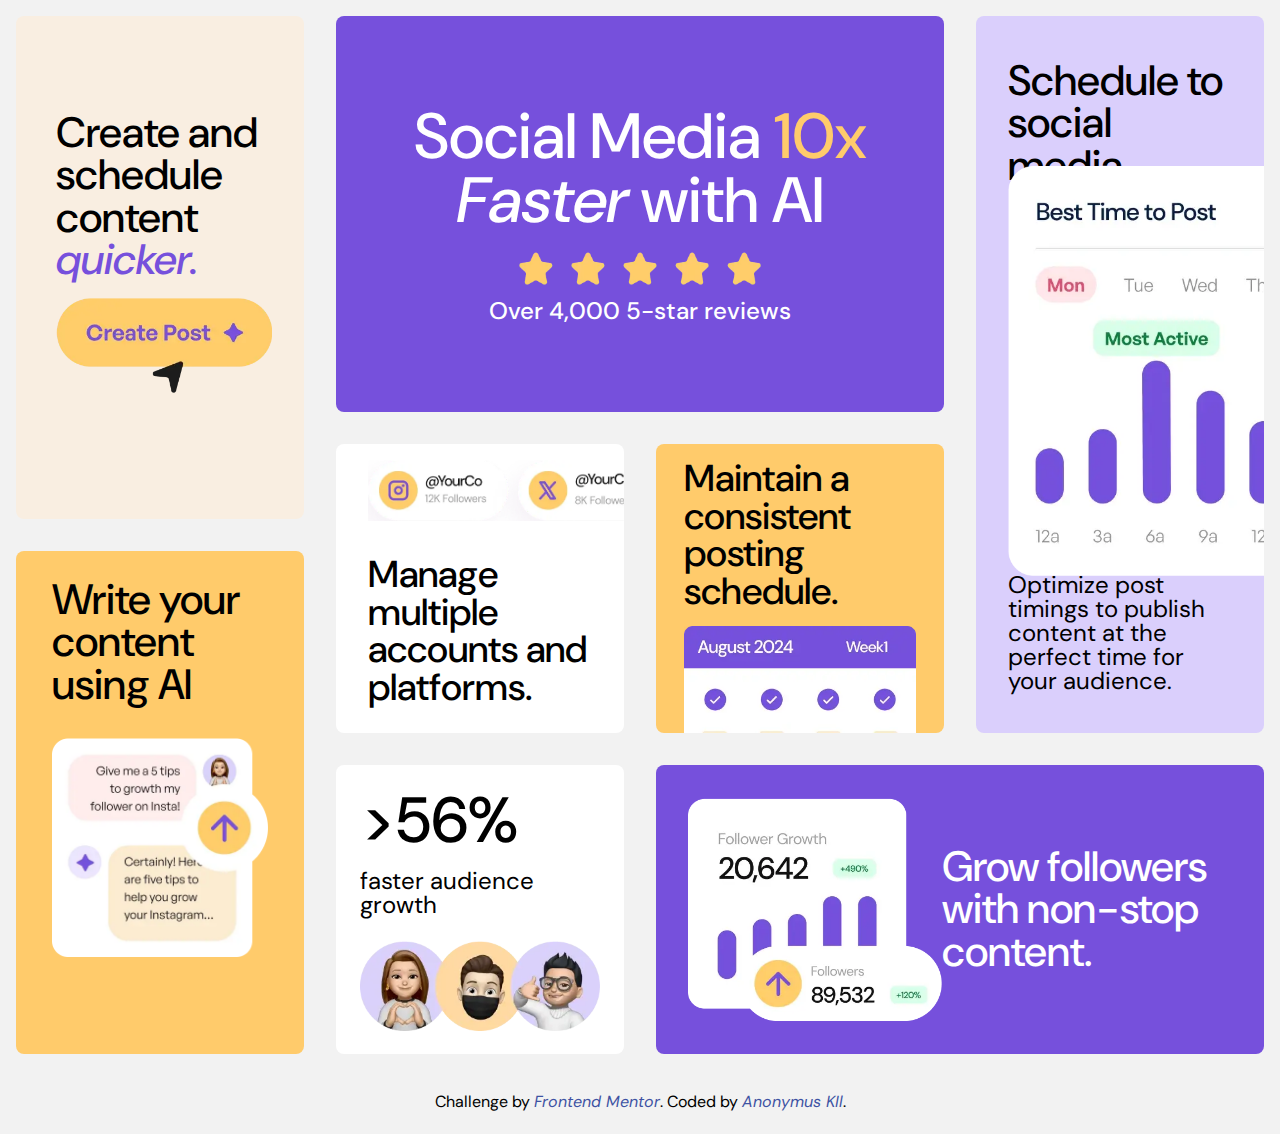
<file: index.html>
<!DOCTYPE html>
<html lang="en">
  <head>
    <meta charset="UTF-8" />
    <meta name="viewport" content="width=device-width, initial-scale=1.0" />

    <link
      rel="icon"
      type="image/png"
      sizes="32x32"
      href="bento-grid-main/assets/images/favicon-32x32.png"
    />
    <link rel="stylesheet" href="styles.css" />

    <title>Frontend Mentor | Bento grid</title>
  </head>
  <body>
    <div class="bento-grid">
      <div class="item">
        <div class="lg-text">Create and schedule content <em>quicker.</em></div>
        <img
          src="bento-grid-main/assets/images/illustration-create-post.webp"
          alt=""
        />
      </div>

      <div class="item">
        <p class="xlg-text">
          Social Media <span class="emphasis">10x</span><em> Faster</em> with AI
        </p>
        <img
          src="bento-grid-main/assets/images/illustration-five-stars.webp"
          alt=""
        />
        <p class="sm-text">Over 4,000 5-star reviews</p>
      </div>

      <div class="item">
        <p class="lg-text">Schedule to social media.</p>
        <img
          src="bento-grid-main/assets/images/illustration-schedule-posts.webp"
          alt=""
        />
        <p class="sm-text">
          Optimize post timings to publish content at the perfect time for your
          audience.
        </p>
      </div>

      <div class="item">
        <p class="lg-text">Write your content using AI</p>
        <img
          src="bento-grid-main/assets/images/illustration-ai-content.webp"
          alt=""
        />
      </div>

      <div class="item">
        <img
          src="bento-grid-main/assets/images/illustration-multiple-platforms.webp"
          alt=""
        />
        <p class="med-text">Manage multiple accounts and platforms.</p>
      </div>

      <div class="item">
        <p class="med-text">Maintain a consistent posting schedule.</p>
        <img
          src="bento-grid-main/assets/images/illustration-consistent-schedule.webp"
          alt=""
        />
      </div>

      <div class="item">
        <p class="sm-text">
          <span class="xlg-text">>56%</span> faster audience growth
        </p>
        <img
          src="bento-grid-main/assets/images/illustration-audience-growth.webp"
          alt=""
        />
      </div>

      <div class="item">
        <img
          src="bento-grid-main/assets/images/illustration-grow-followers.webp"
          alt=""
        />
        <p class="lg-text">Grow followers with non-stop content.</p>
      </div>
    </div>
    <p class="attribution">
      Challenge by
      <a href="https://www.frontendmentor.io?ref=challenge" target="_blank"
        >Frontend Mentor</a
      >. Coded by
      <a href="https://github.com/AnonymusKi" target="_blank">Anonymus KIl</a>.
    </p>
  </body>
</html>
</file>
<file: styles.css>
@import url("https://fonts.googleapis.com/css2?family=DM+Sans:wght@400;500&display=swap");

* {
  padding: 0;
  margin: 0;
  box-sizing: border-box;
}

:root {
  --purple-100: hsl(254, 88%, 90%);
  --purple-500: hsl(256, 67%, 59%);

  --yellow-100: hsl(31, 66%, 93%);
  --yellow-500: hsl(39, 100%, 71%);

  --white: hsl(0, 0%, 100%);
  --black: hsl(0, 0%, 7%);
}

body {
  font-family: "DM Sans", sans-serif;
  font-weight: 400;
  font-size: 18px;
  background-color: #f2f2f2;
  min-height: 100vh;
  line-height: 1;
  display: grid;
  place-content: center;
}

img {
  max-width: 100%;
  display: block;
}

.xlg-text {
  font-size: 4rem;
  font-weight: 500;
}

.lg-text {
  font-size: 2.65rem;
  font-weight: 500;
}

.med-text {
  font-size: 2.35rem;
  font-weight: 500;
}

.sm-text {
  font-size: 1.5rem;
}

.bento-grid {
  max-width: 1400px;
  margin: 1rem;
  display: grid;
  grid-auto-columns: 1fr;
  grid-auto-rows: 75px;
  gap: 2rem;
  grid-template-areas:
    "box1 box2 box2 box3"
    "box1 box2 box2 box3"
    "box1 box2 box2 box3"
    "box1 box2 box2 box3"
    "box1 box5 box6 box3"
    "box4 box5 box6 box3"
    "box4 box5 box6 box3"
    "box4 box7 box8 box8"
    "box4 box7 box8 box8"
    "box4 box7 box8 box8";
}

.bento-grid .item {
  border-radius: 0.5rem;
  overflow: hidden;
}
.bento-grid .item:nth-child(1) {
  background-color: var(--yellow-100);
  grid-area: box1;
  padding: 6rem 2rem 0 2.5rem;
}

.bento-grid .item:nth-child(1) em {
  color: var(--purple-500);
}

.bento-grid .item:nth-child(1) img {
  margin-top: 1rem;
}

.bento-grid .item:nth-child(2) {
  grid-area: box2;
  padding: 2rem;
  text-align: center;
  font-weight: 500;
  display: flex;
  flex-direction: column;
  align-items: center;
  justify-content: center;
}

.bento-grid .item:nth-child(2) .emphasis {
  color: var(--yellow-500);
}

.bento-grid .item:nth-child(2) img {
  width: 250px;
  margin: 1rem 0 0.5rem;
}

.bento-grid .item:nth-child(2),
.bento-grid .item:nth-child(8) {
  background-color: var(--purple-500);
  color: var(--white);
}

.bento-grid .item:nth-child(3) {
  background-color: var(--purple-100);
  grid-area: box3;
  padding: 2.75rem 2rem 2.5rem 2rem;
  display: flex;
  flex-direction: column;
  justify-content: space-between;
  position: relative;
}

.bento-grid .item:nth-child(3) img {
  position: absolute;
  height: 410px;
  object-fit: cover;
  object-position: left;
  top: 150px;
}

.bento-grid .item:nth-child(4) {
  grid-area: box4;
  padding: 1.75rem 2.25rem;
}

.bento-grid .item:nth-child(4) p {
  margin-bottom: 2rem;
}

.bento-grid .item:nth-child(4),
.bento-grid .item:nth-child(6) {
  background-color: var(--yellow-500);
}

.bento-grid .item:nth-child(5) {
  grid-area: box5;
  padding: 1rem 2rem 1rem 2rem;
  position: relative;
}

.bento-grid .item:nth-child(5) p {
  margin-top: 6rem;
}

.bento-grid .item:nth-child(5) img {
  position: absolute;
}

.bento-grid .item:nth-child(5),
.bento-grid .item:nth-child(7) {
  background-color: var(--white);
}

.bento-grid .item:nth-child(6) {
  grid-area: box6;
  position: relative;
  padding: 1rem 1.75rem;
}

.bento-grid .item:nth-child(6) p {
  margin-bottom: 1rem;
}

.bento-grid .item:nth-child(7) {
  grid-area: box7;
  padding: 1.5rem;
}

.bento-grid .item:nth-child(7) span {
  display: block;
  margin-bottom: 1rem;
}

.bento-grid .item:nth-child(7) img {
  margin-top: 1.5rem;
}

.bento-grid .item:nth-child(8) {
  grid-area: box8;
  padding: 2rem;
  display: grid;
  grid-template-columns: 1.75fr 2fr;
  align-items: center;
  grid-area: 1rem;
}

.attribution {
  font-size: 16px;
  text-align: center;
  margin: 20px;
  line-height: 1.5;
}
.attribution a {
  color: hsl(228, 45%, 44%);
  text-decoration: none;
  font-style: italic;
}
@media (max-width: 1024px) {
  .bento-grid {
    grid-auto-rows: initial;
    grid-template-areas:
      "box1 box1 box2 box2"
      "box1 box1 box2 box2"
      "box3 box3 box4 box4"
      "box3 box3 box4 box4"
      "box5 box5 box6 box6"
      "box5 box5 box6 box6"
      "box7 box7 box8 box8"
      "box7 box7 box8 box8";
  }

  .bento-grid .item:nth-child(8) {
    grid-template-columns: 1fr;
  }
}

@media (max-width: 768px) {
  .bento-grid .item {
    text-align: center;
  }

  .bento-grid {
    grid-template-areas:
      "box2"
      "box5"
      "box6"
      "box3"
      "box8"
      "box7"
      "box1"
      "box4";
  }

  .bento-grid .item:nth-child(4),
  .bento-grid .item:nth-child(5),
  .bento-grid .item:nth-child(6),
  .bento-grid .item:nth-child(7) {
    text-align: left;
  }

  .bento-grid .item:nth-child(1) {
    padding: 2rem;
    text-align: left;
  }

  .bento-grid .item:nth-child(1) .lg-text {
    font-size: 2.5rem;
  }

  .bento-grid .item:nth-child(1) img {
    width: 250px;
  }

  .bento-grid .item:nth-child(3) {
    padding: 2.75rem 1rem 2.5rem 1rem;
  }

  .bento-grid .item:nth-child(3) .lg-text {
    font-size: 2.25rem;
  }

  .bento-grid .item:nth-child(3) img {
    margin: 1rem 0;
    position: initial;
    height: initial;
  }

  .bento-grid .item:nth-child(5) p {
    margin-top: 10rem;
  }

  .bento-grid .item:nth-child(8) {
    padding: 1.5rem 4rem;
  }
}

@media (max-width: 540px) {
  .bento-grid .item:nth-child(5) p {
    margin-top: 6rem;
  }
}
</file>
